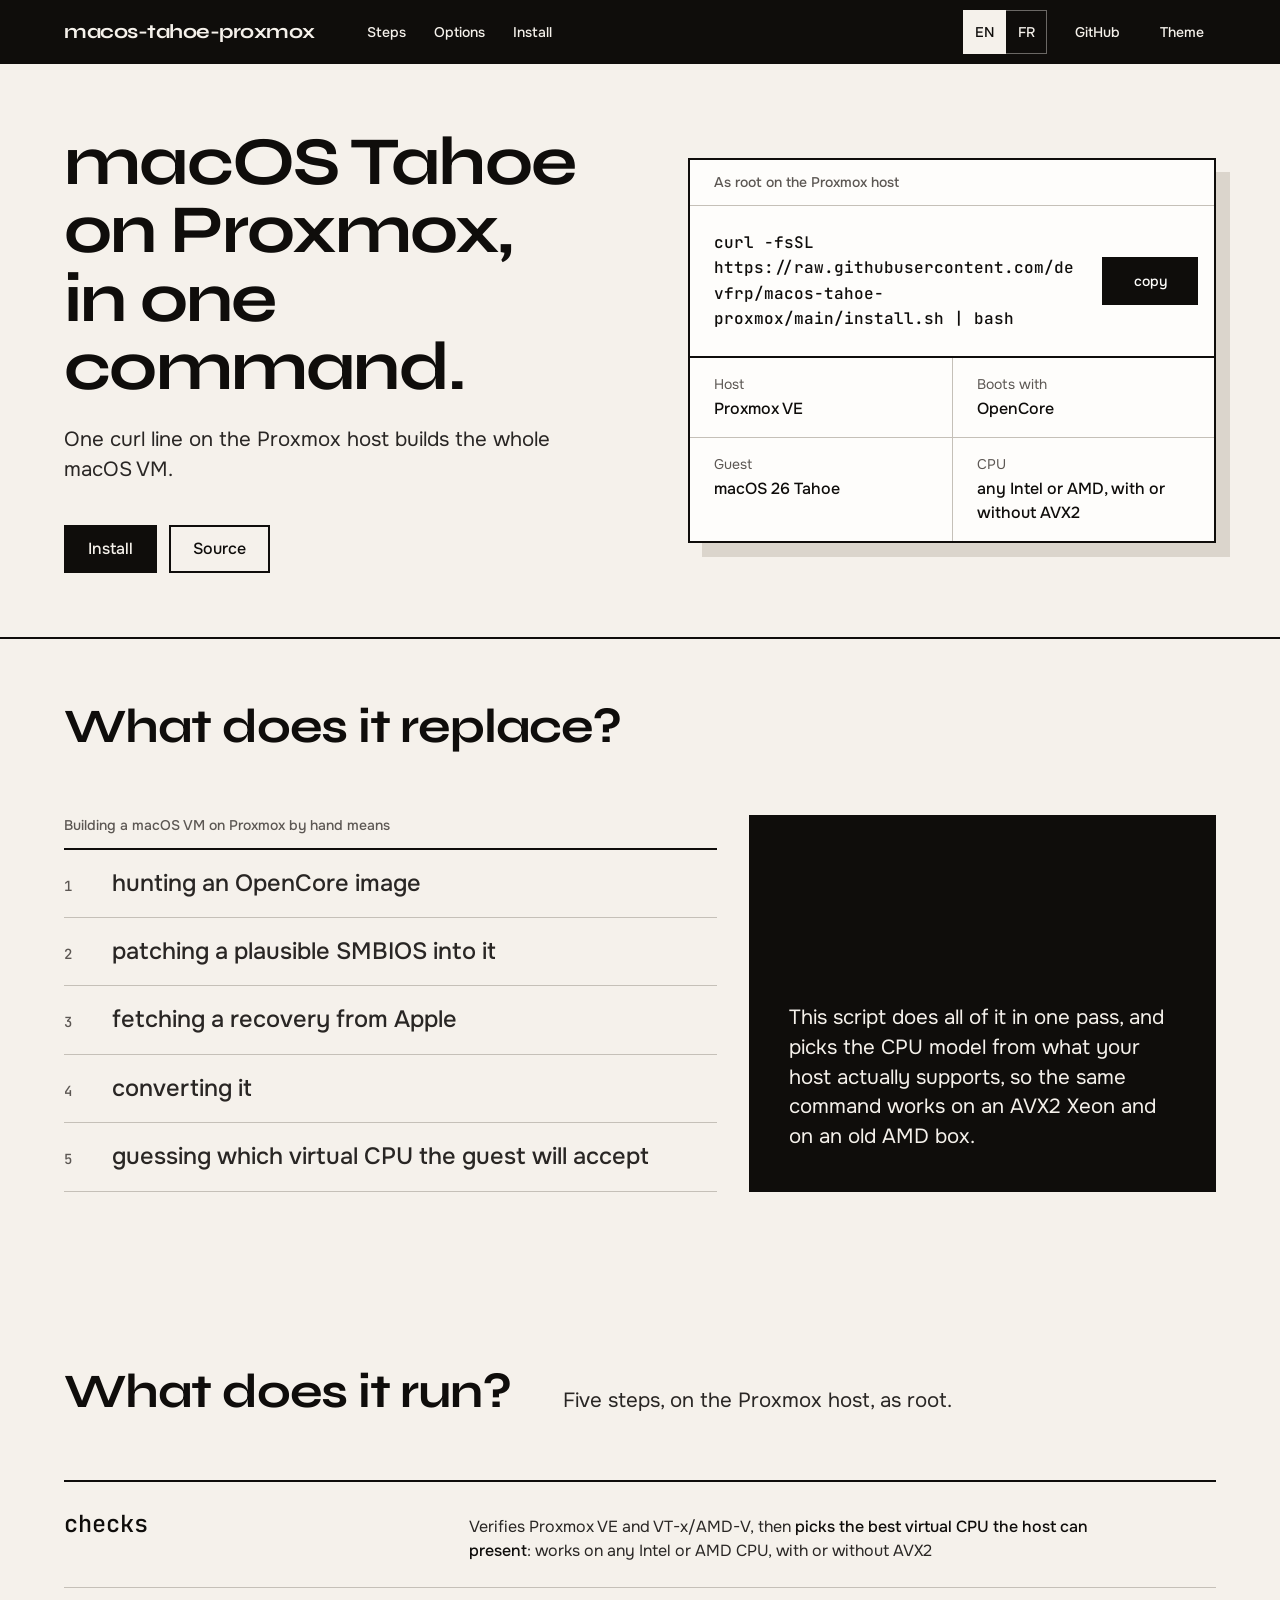
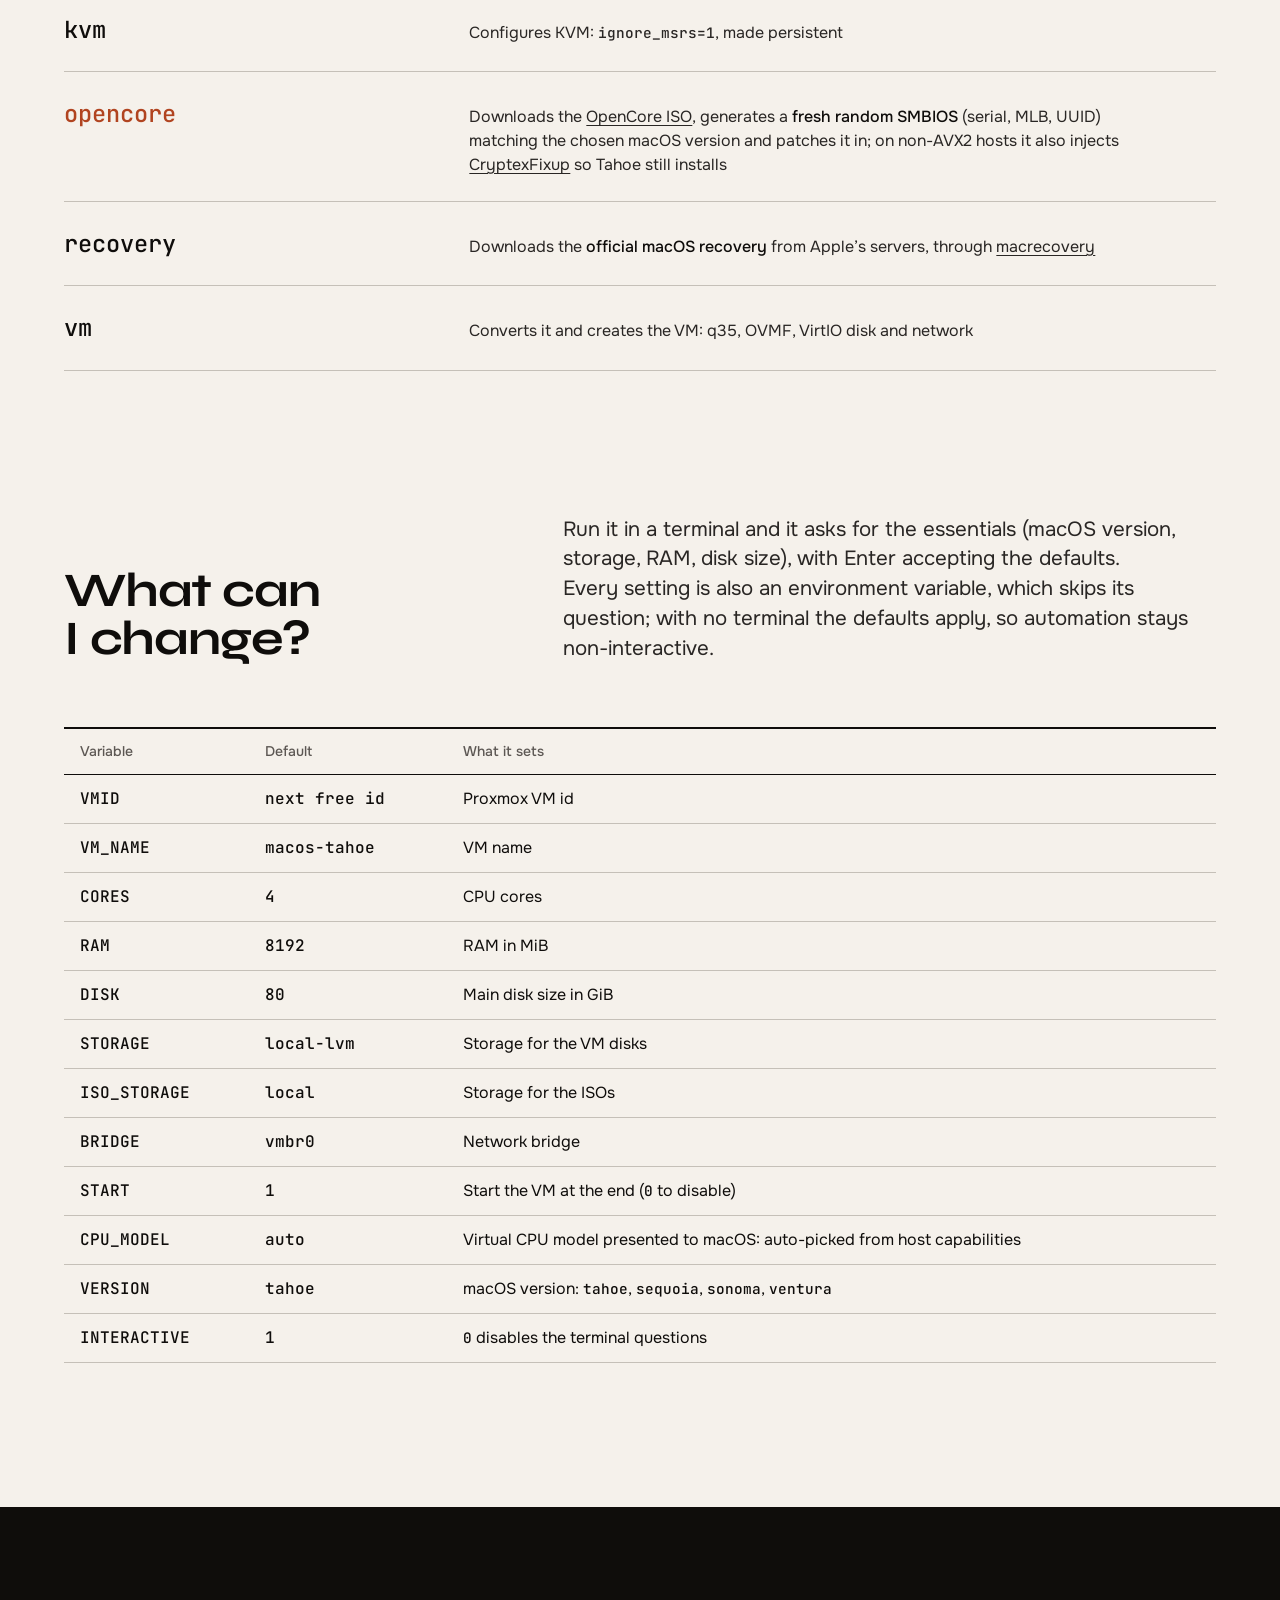
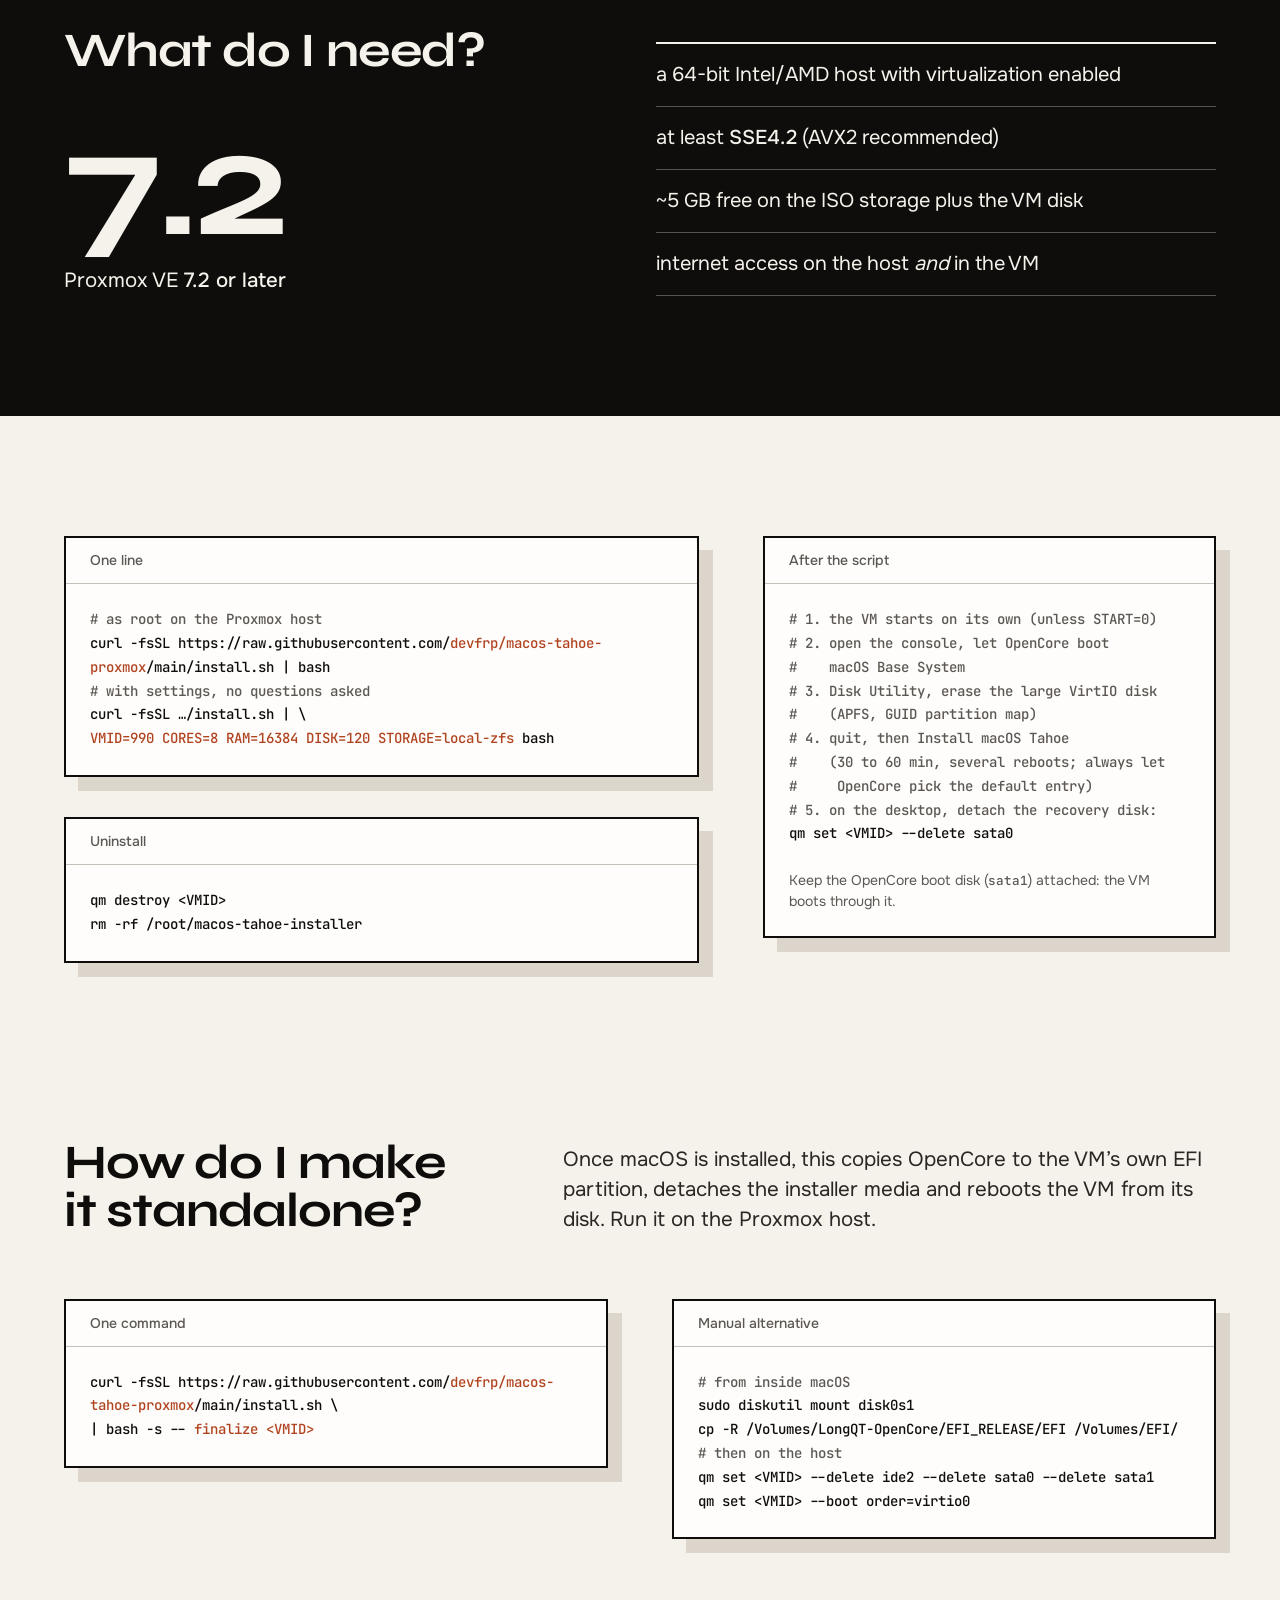
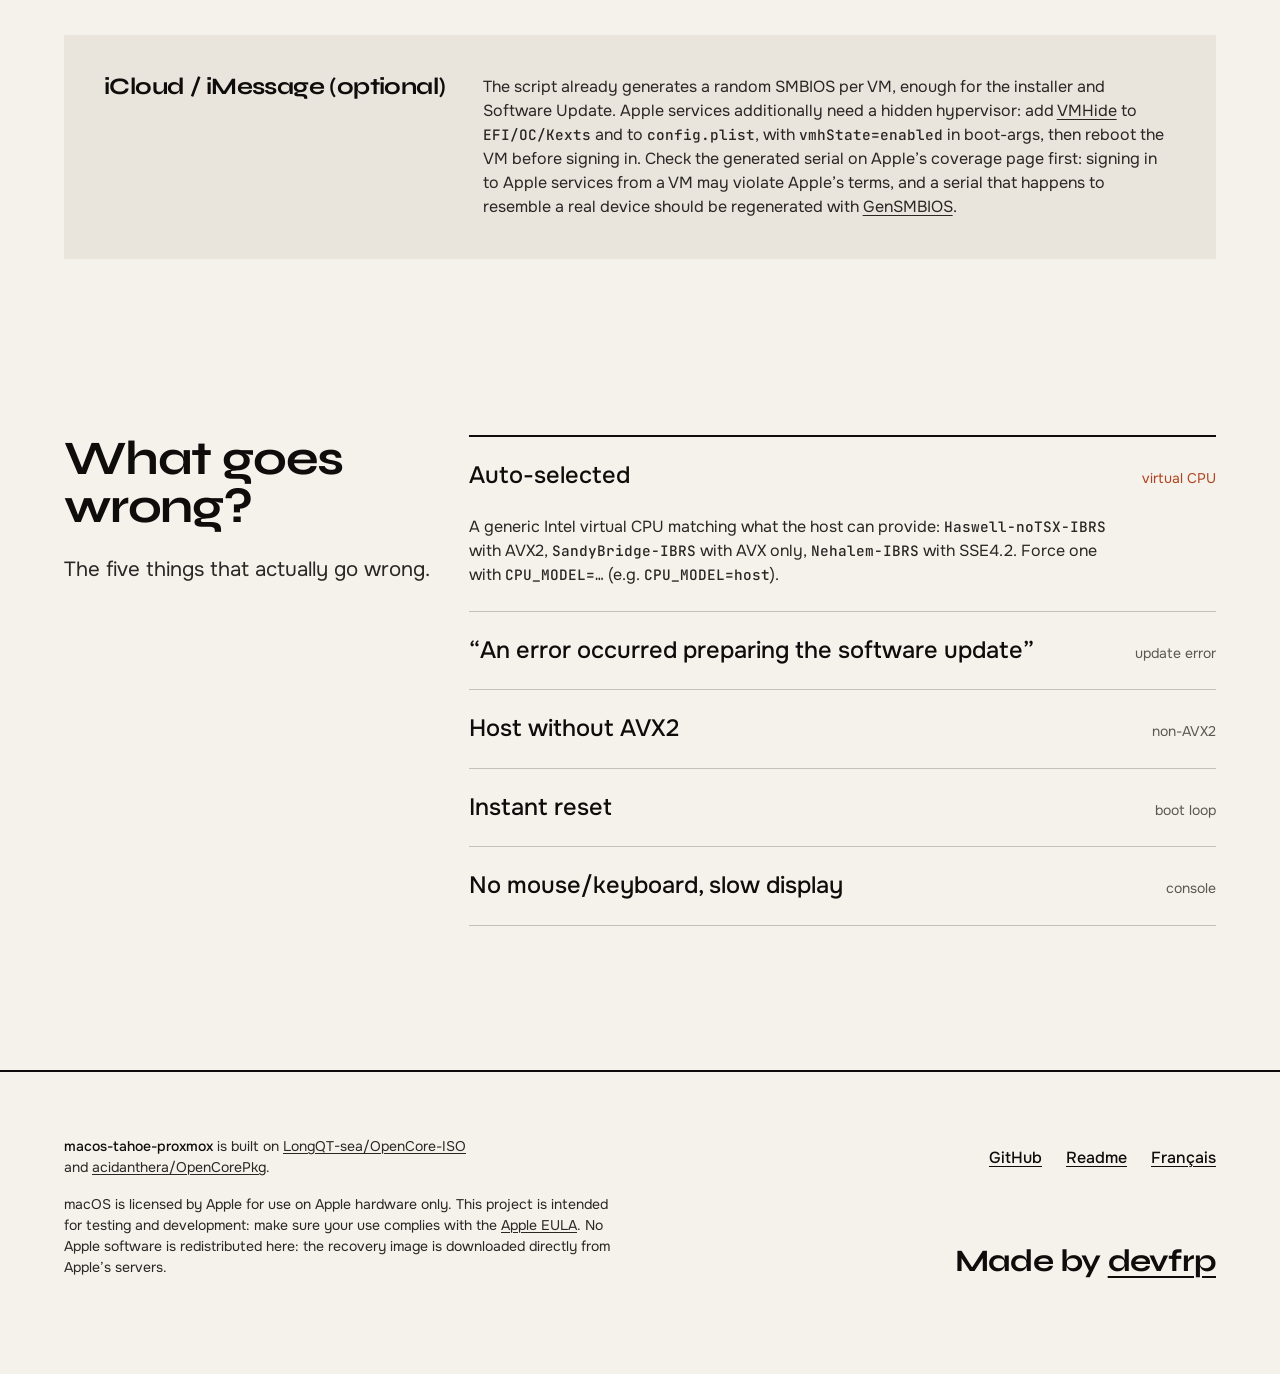
<file: site/index.html>
<!doctype html>
<html lang="en">
<head>
<meta charset="utf-8">
<meta name="viewport" content="width=device-width, initial-scale=1">
<title>macOS Tahoe on Proxmox VE, a one-command installer</title>
<meta name="description" content="Create a ready-to-install macOS Tahoe (macOS 26) virtual machine on Proxmox VE with a single command. Works on any Intel or AMD host, with or without AVX2.">
<meta name="author" content="devfrp">
<meta property="og:title" content="macOS Tahoe on Proxmox VE, in one command">
<meta property="og:description" content="OpenCore, a fresh SMBIOS, the official Apple recovery and a fully configured VM, from one curl line on the Proxmox host.">
<meta property="og:type" content="website">
<link rel="alternate" hreflang="fr" href="fr.html">
<link rel="preconnect" href="https://fonts.googleapis.com">
<link rel="preconnect" href="https://fonts.gstatic.com" crossorigin>
<link href="https://fonts.googleapis.com/css2?family=Syne:wght@700&family=Onest:wght@400;500&family=JetBrains+Mono:wght@500&display=swap" rel="stylesheet">
<link rel="stylesheet" href="style.css">
<script>try{var s=localStorage.getItem('mtp-theme');if(s==='dark'||s==='light')document.documentElement.setAttribute('data-theme',s);}catch(e){}</script>
</head>
<body>
<a class="skip" href="#top">Skip to content</a>
<header class="bar">
  <div class="container bar-inner">
    <a class="logo" href="#top" aria-label="macos-tahoe-proxmox, top of the page">macos-tahoe-proxmox</a>
    <nav class="bar-nav" aria-label="Sections">
      <a class="opt" href="#steps">Steps</a>
      <a class="opt" href="#options">Options</a>
      <a href="#install">Install</a>
    </nav>
    <div class="bar-end">
      <span class="langsel" role="group" aria-label="Language">
        <a href="index.html" class="active" aria-current="page">EN</a>
        <a href="fr.html">FR</a>
      </span>
      <a class="gh" href="https://github.com/devfrp/macos-tahoe-proxmox">GitHub</a>
      <button id="themetog" type="button" title="Toggle theme" aria-label="Toggle light/dark theme">Theme</button>
    </div>
  </div>
</header>

<main id="top">
  <section class="hero">
    <div class="container hero-grid">
      <div class="hero-text">
        <h1>macOS Tahoe on Proxmox, in one command.</h1>
        <p class="lead">One curl line on the Proxmox host builds the whole macOS VM.</p>
        <div class="cta">
          <a class="btn btn--primary" href="#install">Install</a>
          <a class="btn btn--secondary" href="https://github.com/devfrp/macos-tahoe-proxmox">Source</a>
        </div>
      </div>
      <figure class="card cmd-card">
        <figcaption>As root on the Proxmox host</figcaption>
        <div class="term">
          <code id="cmd">curl -fsSL https://raw.githubusercontent.com/devfrp/macos-tahoe-proxmox/main/install.sh | bash</code>
          <button id="cpb" type="button" onclick="cp()">copy</button>
        </div>
        <dl class="label">
          <div><dt>Host</dt><dd>Proxmox VE</dd></div>
          <div><dt>Boots with</dt><dd>OpenCore</dd></div>
          <div><dt>Guest</dt><dd>macOS 26 Tahoe</dd></div>
          <div><dt>CPU</dt><dd>any Intel or AMD, with or without AVX2</dd></div>
        </dl>
      </figure>
    </div>
  </section>

  <section class="sec" id="about">
    <div class="container">
      <h2>What does it replace?</h2>
      <div class="ba">
        <div class="ba-before">
          <p class="ba-cap">Building a macOS VM on Proxmox by hand means</p>
          <ol class="chores">
            <li>hunting an OpenCore image</li>
            <li>patching a plausible SMBIOS into it</li>
            <li>fetching a recovery from Apple</li>
            <li>converting it</li>
            <li>guessing which virtual CPU the guest will accept</li>
          </ol>
        </div>
        <div class="ba-after">
          <p>This script does all of it in one pass, and picks the CPU model from what your host actually supports, so the same command works on an AVX2 Xeon and on an old AMD box.</p>
        </div>
      </div>
    </div>
  </section>

  <section class="sec sec--l" id="steps">
    <div class="container">
      <div class="head">
        <h2>What does it run?</h2>
        <p class="lead">Five steps, on the Proxmox host, as root.</p>
      </div>
      <ol class="runs">
        <li><span class="code">checks</span><p>Verifies Proxmox VE and VT-x/AMD-V, then <b>picks the best virtual CPU the host can present</b>: works on any Intel or AMD CPU, with or without AVX2</p></li>
        <li><span class="code">kvm</span><p>Configures KVM: <code>ignore_msrs=1</code>, made persistent</p></li>
        <li class="hw"><span class="code">opencore</span><p>Downloads the <a href="https://github.com/LongQT-sea/OpenCore-ISO">OpenCore ISO</a>, generates a <b>fresh random SMBIOS</b> (serial, MLB, UUID) matching the chosen macOS version and patches it in; on non-AVX2 hosts it also injects <a href="https://github.com/acidanthera/CryptexFixup">CryptexFixup</a> so Tahoe still installs</p></li>
        <li><span class="code">recovery</span><p>Downloads the <b>official macOS recovery</b> from Apple’s servers, through <a href="https://github.com/acidanthera/OpenCorePkg">macrecovery</a></p></li>
        <li><span class="code">vm</span><p>Converts it and creates the VM: q35, OVMF, VirtIO disk and network</p></li>
      </ol>
    </div>
  </section>

  <section class="sec" id="options">
    <div class="container">
      <div class="head">
        <h2>What can I change?</h2>
        <p class="lead">Run it in a terminal and it asks for the essentials (macOS version, storage, RAM, disk size), with Enter accepting the defaults. Every setting is also an environment variable, which skips its question; with no terminal the defaults apply, so automation stays non-interactive.</p>
      </div>
      <div class="spec-wrap"><table class="spec">
        <thead><tr><th>Variable</th><th>Default</th><th>What it sets</th></tr></thead>
        <tbody>
          <tr><td class="code">VMID</td><td class="code">next free id</td><td>Proxmox VM id</td></tr>
          <tr><td class="code">VM_NAME</td><td class="code">macos-tahoe</td><td>VM name</td></tr>
          <tr><td class="code">CORES</td><td class="code">4</td><td>CPU cores</td></tr>
          <tr><td class="code">RAM</td><td class="code">8192</td><td>RAM in MiB</td></tr>
          <tr><td class="code">DISK</td><td class="code">80</td><td>Main disk size in GiB</td></tr>
          <tr><td class="code">STORAGE</td><td class="code">local-lvm</td><td>Storage for the VM disks</td></tr>
          <tr><td class="code">ISO_STORAGE</td><td class="code">local</td><td>Storage for the ISOs</td></tr>
          <tr><td class="code">BRIDGE</td><td class="code">vmbr0</td><td>Network bridge</td></tr>
          <tr><td class="code">START</td><td class="code">1</td><td>Start the VM at the end (<code>0</code> to disable)</td></tr>
          <tr><td class="code">CPU_MODEL</td><td class="code">auto</td><td>Virtual CPU model presented to macOS: auto-picked from host capabilities</td></tr>
          <tr><td class="code">VERSION</td><td class="code">tahoe</td><td>macOS version: <code>tahoe</code>, <code>sequoia</code>, <code>sonoma</code>, <code>ventura</code></td></tr>
          <tr><td class="code">INTERACTIVE</td><td class="code">1</td><td><code>0</code> disables the terminal questions</td></tr>
        </tbody>
      </table></div>
    </div>
  </section>

  <section class="band" id="install">
    <div class="container band-grid">
      <div>
        <h2>What do I need?</h2>
        <p class="big"><span class="big-num">7.2</span><span class="big-cap">Proxmox VE <b>7.2 or later</b></span></p>
      </div>
      <ul class="needs">
        <li>a 64-bit Intel/AMD host with virtualization enabled</li>
        <li>at least <b>SSE4.2</b> (AVX2 recommended)</li>
        <li>~5&nbsp;GB free on the ISO storage plus the VM disk</li>
        <li>internet access on the host <em>and</em> in the VM</li>
      </ul>
    </div>
  </section>

  <section class="sec sec--tight" aria-label="Install commands">
    <div class="container cards">
      <div class="cards-col">
        <figure class="card code-card">
          <figcaption>One line</figcaption>
<pre><span class="c"># as root on the Proxmox host</span>
curl -fsSL https://raw.githubusercontent.com/<span class="f">devfrp/macos-tahoe-proxmox</span>/main/install.sh | bash
<span class="c"># with settings, no questions asked</span>
curl -fsSL …/install.sh | \
<span class="f">VMID=990 CORES=8 RAM=16384 DISK=120 STORAGE=local-zfs</span> bash</pre>
        </figure>
        <figure class="card code-card">
          <figcaption>Uninstall</figcaption>
<pre>qm destroy &lt;VMID&gt;
rm -rf /root/macos-tahoe-installer</pre>
        </figure>
      </div>
      <figure class="card code-card">
        <figcaption>After the script</figcaption>
<pre><span class="c"># 1. the VM starts on its own (unless START=0)</span>
<span class="c"># 2. open the console, let OpenCore boot</span>
<span class="c">#    macOS Base System</span>
<span class="c"># 3. Disk Utility, erase the large VirtIO disk</span>
<span class="c">#    (APFS, GUID partition map)</span>
<span class="c"># 4. quit, then Install macOS Tahoe</span>
<span class="c">#    (30 to 60 min, several reboots; always let</span>
<span class="c">#     OpenCore pick the default entry)</span>
<span class="c"># 5. on the desktop, detach the recovery disk:</span>
qm set &lt;VMID&gt; --delete sata0</pre>
        <p class="note">Keep the OpenCore boot disk (<code>sata1</code>) attached: the VM boots through it.</p>
      </figure>
    </div>
  </section>

  <section class="sec sec--l" id="standalone">
    <div class="container">
      <div class="head">
        <h2>How do I make it standalone?</h2>
        <p class="lead">Once macOS is installed, this copies OpenCore to the VM’s own EFI partition, detaches the installer media and reboots the VM from its disk. Run it on the Proxmox host.</p>
      </div>
      <div class="cards cards--even">
        <figure class="card code-card">
          <figcaption>One command</figcaption>
<pre>curl -fsSL https://raw.githubusercontent.com/<span class="f">devfrp/macos-tahoe-proxmox</span>/main/install.sh \
| bash -s -- <span class="f">finalize &lt;VMID&gt;</span></pre>
        </figure>
        <figure class="card code-card">
          <figcaption>Manual alternative</figcaption>
<pre><span class="c"># from inside macOS</span>
sudo diskutil mount disk0s1
cp -R /Volumes/LongQT-OpenCore/EFI_RELEASE/EFI /Volumes/EFI/
<span class="c"># then on the host</span>
qm set &lt;VMID&gt; --delete ide2 --delete sata0 --delete sata1
qm set &lt;VMID&gt; --boot order=virtio0</pre>
        </figure>
      </div>
      <div class="aside">
        <h3>iCloud / iMessage (optional)</h3>
        <p>The script already generates a random SMBIOS per VM, enough for the installer and Software Update. Apple services additionally need a hidden hypervisor: add <a href="https://github.com/Carnations-Botanica/VMHide">VMHide</a> to <code>EFI/OC/Kexts</code> and to <code>config.plist</code>, with <code>vmhState=enabled</code> in boot-args, then reboot the VM before signing in. Check the generated serial on Apple’s coverage page first: signing in to Apple services from a VM may violate Apple’s terms, and a serial that happens to resemble a real device should be regenerated with <a href="https://github.com/corpnewt/GenSMBIOS">GenSMBIOS</a>.</p>
      </div>
    </div>
  </section>

  <section class="sec sec--l" id="trouble">
    <div class="container trouble">
      <div class="head head--side">
        <h2>What goes wrong?</h2>
        <p class="lead">The five things that actually go wrong.</p>
      </div>
      <div class="faq">
        <details open>
          <summary><span class="q">Auto-selected</span><span class="tag">virtual CPU</span></summary>
          <p>A generic Intel virtual CPU matching what the host can provide: <code>Haswell-noTSX-IBRS</code> with AVX2, <code>SandyBridge-IBRS</code> with AVX only, <code>Nehalem-IBRS</code> with SSE4.2. Force one with <code>CPU_MODEL=…</code> (e.g. <code>CPU_MODEL=host</code>).</p>
        </details>
        <details>
          <summary><span class="q">“An error occurred preparing the software update”</span><span class="tag">update error</span></summary>
          <p>The stock OpenCore ISO ships a placeholder SMBIOS (<code>iMac19,1</code>, all-zero serial) that Apple’s installer rejects. The script now always generates a real one; delete the cached <code>/root/macos-tahoe-installer/opencore-boot-&lt;version&gt;.img</code> and re-run to regenerate it if you built the VM before this fix.</p>
        </details>
        <details>
          <summary><span class="q">Host without AVX2</span><span class="tag">non-AVX2</span></summary>
          <p>The VM boots through a small OpenCore boot disk (<code>sata1</code>) carrying CryptexFixup: no ISO rebuild involved, and <code>finalize</code> folds it into the VM’s own EFI partition. Delta updates are not available; update via full installers.</p>
        </details>
        <details>
          <summary><span class="q">Instant reset</span><span class="tag">boot loop</span></summary>
          <p>Check that <code>cat /sys/module/kvm/parameters/ignore_msrs</code> returns <code>Y</code>; reboot the host after the first install if needed.</p>
        </details>
        <details>
          <summary><span class="q">No mouse/keyboard, slow display</span><span class="tag">console</span></summary>
          <p>Use the noVNC console; USB passthrough can be added afterwards. A slow display is normal: the VM has no GPU acceleration. GPU passthrough is possible but out of scope here.</p>
        </details>
      </div>
    </div>
  </section>
</main>

<footer class="foot">
  <div class="container foot-grid">
    <div class="disc">
      <p><b>macos-tahoe-proxmox</b> is built on <a href="https://github.com/LongQT-sea/OpenCore-ISO">LongQT-sea/OpenCore-ISO</a> and <a href="https://github.com/acidanthera/OpenCorePkg">acidanthera/OpenCorePkg</a>.</p>
      <p>macOS is licensed by Apple for use on Apple hardware only. This project is intended for testing and development: make sure your use complies with the <a href="https://www.apple.com/legal/sla/">Apple EULA</a>. No Apple software is redistributed here: the recovery image is downloaded directly from Apple’s servers.</p>
    </div>
    <div class="signoff">
      <ul class="links">
        <li><a href="https://github.com/devfrp/macos-tahoe-proxmox">GitHub</a></li>
        <li><a href="https://github.com/devfrp/macos-tahoe-proxmox/blob/main/README.md">Readme</a></li>
        <li><a href="fr.html">Français</a></li>
      </ul>
      <p class="sign">Made by <a href="https://devfrp.github.io">devfrp</a></p>
    </div>
  </div>
</footer>

<script>
(function(){
  // theme (persisted)
  var root=document.documentElement, tog=document.getElementById('themetog');
  function cur(){var t=root.getAttribute('data-theme');
    if(t) return t;
    return matchMedia('(prefers-color-scheme:dark)').matches?'dark':'light';}
  tog.addEventListener('click',function(){
    var n=cur()==='dark'?'light':'dark';
    root.setAttribute('data-theme',n);
    try{localStorage.setItem('mtp-theme',n);}catch(e){}
  });
  // copy
  window.cp=function(){var b=document.getElementById('cpb');
    navigator.clipboard.writeText(document.getElementById('cmd').textContent).then(function(){
      b.textContent='copied'; setTimeout(function(){b.textContent='copy';},1500);});};
})();
</script>
</body>
</html>
</file>
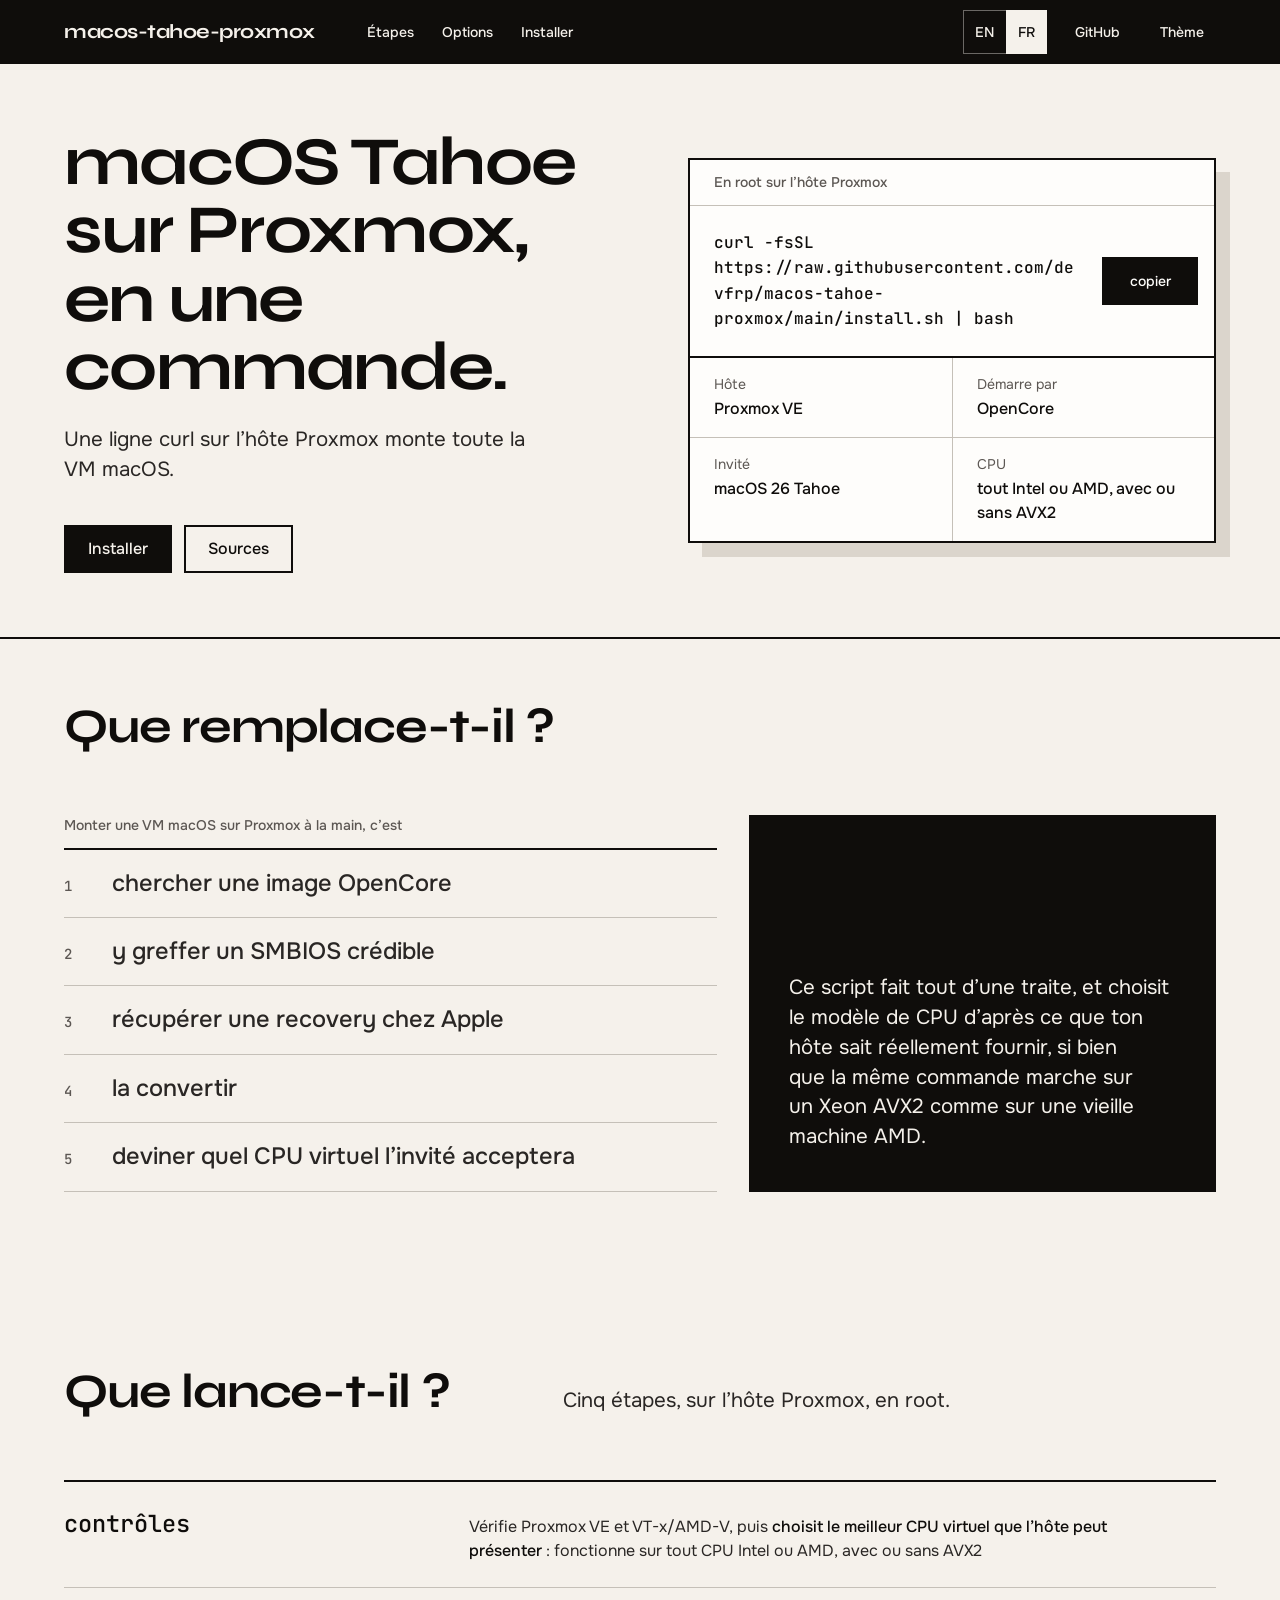
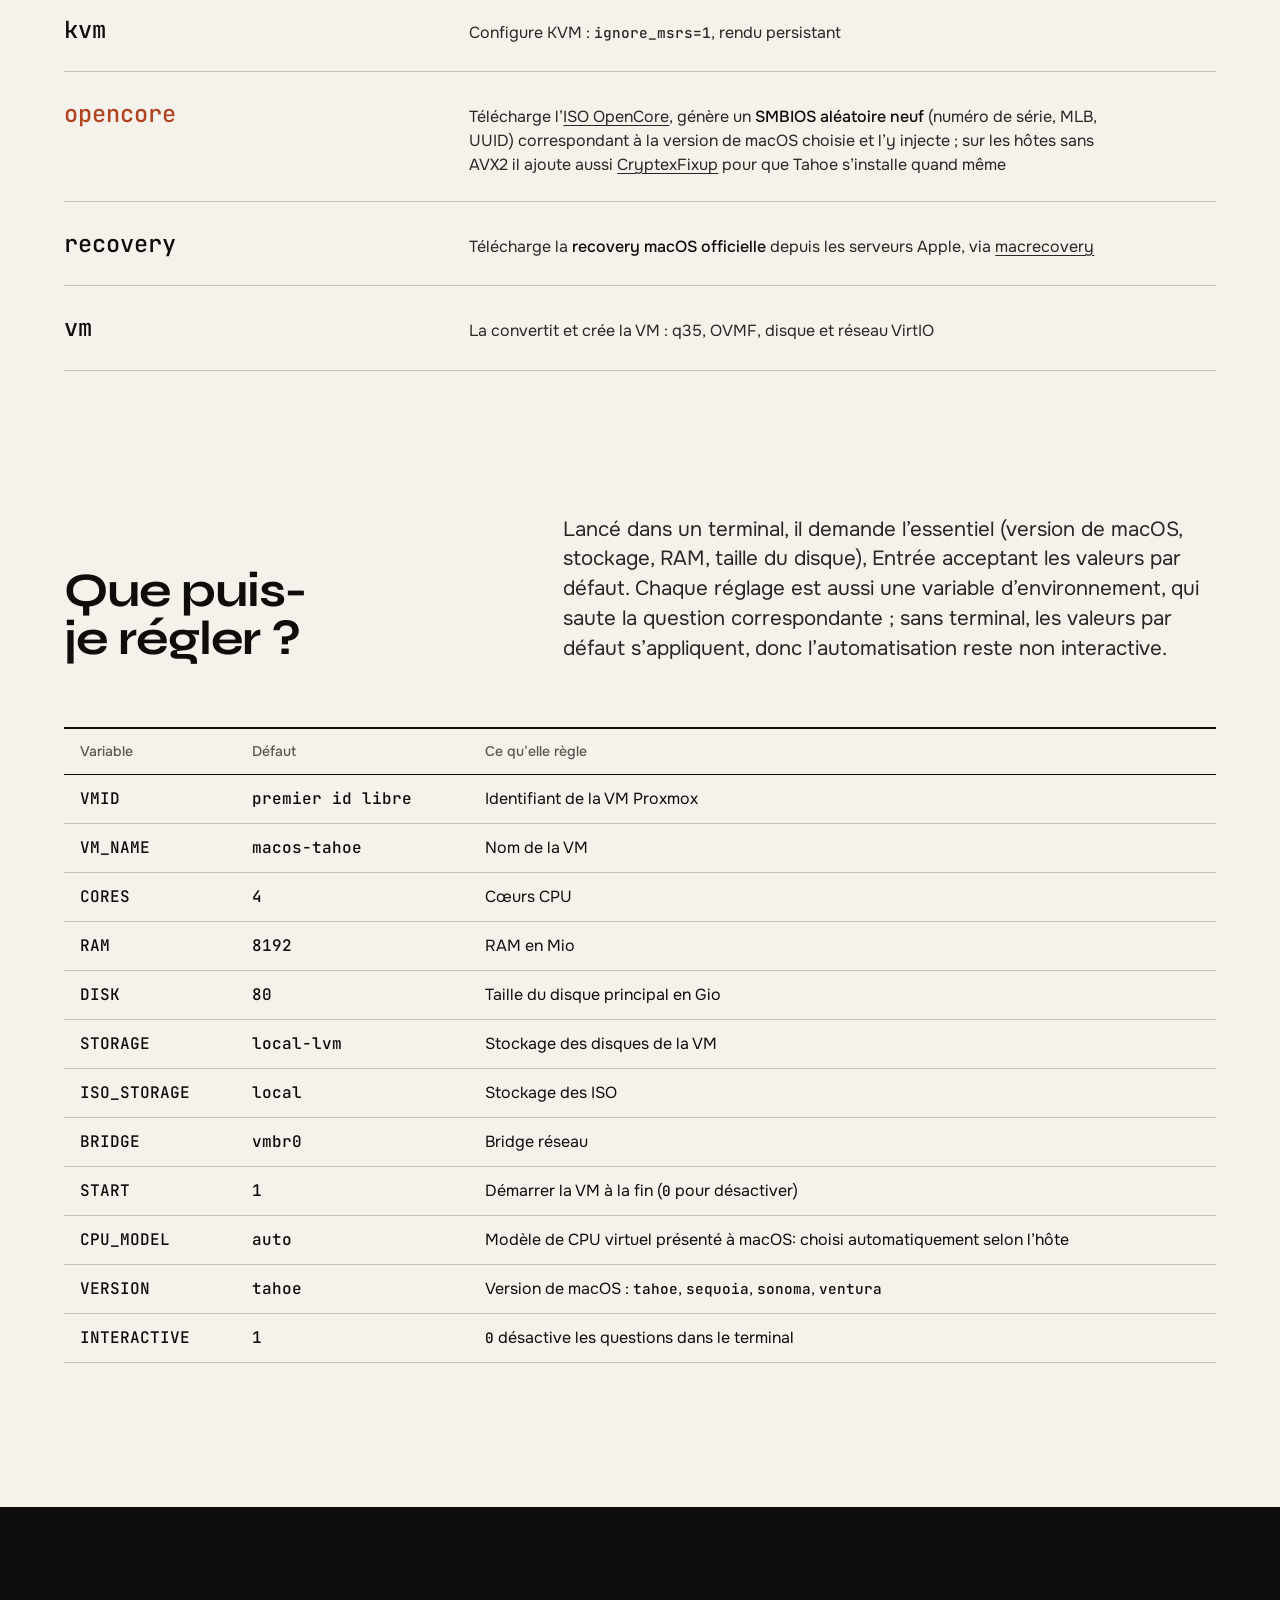
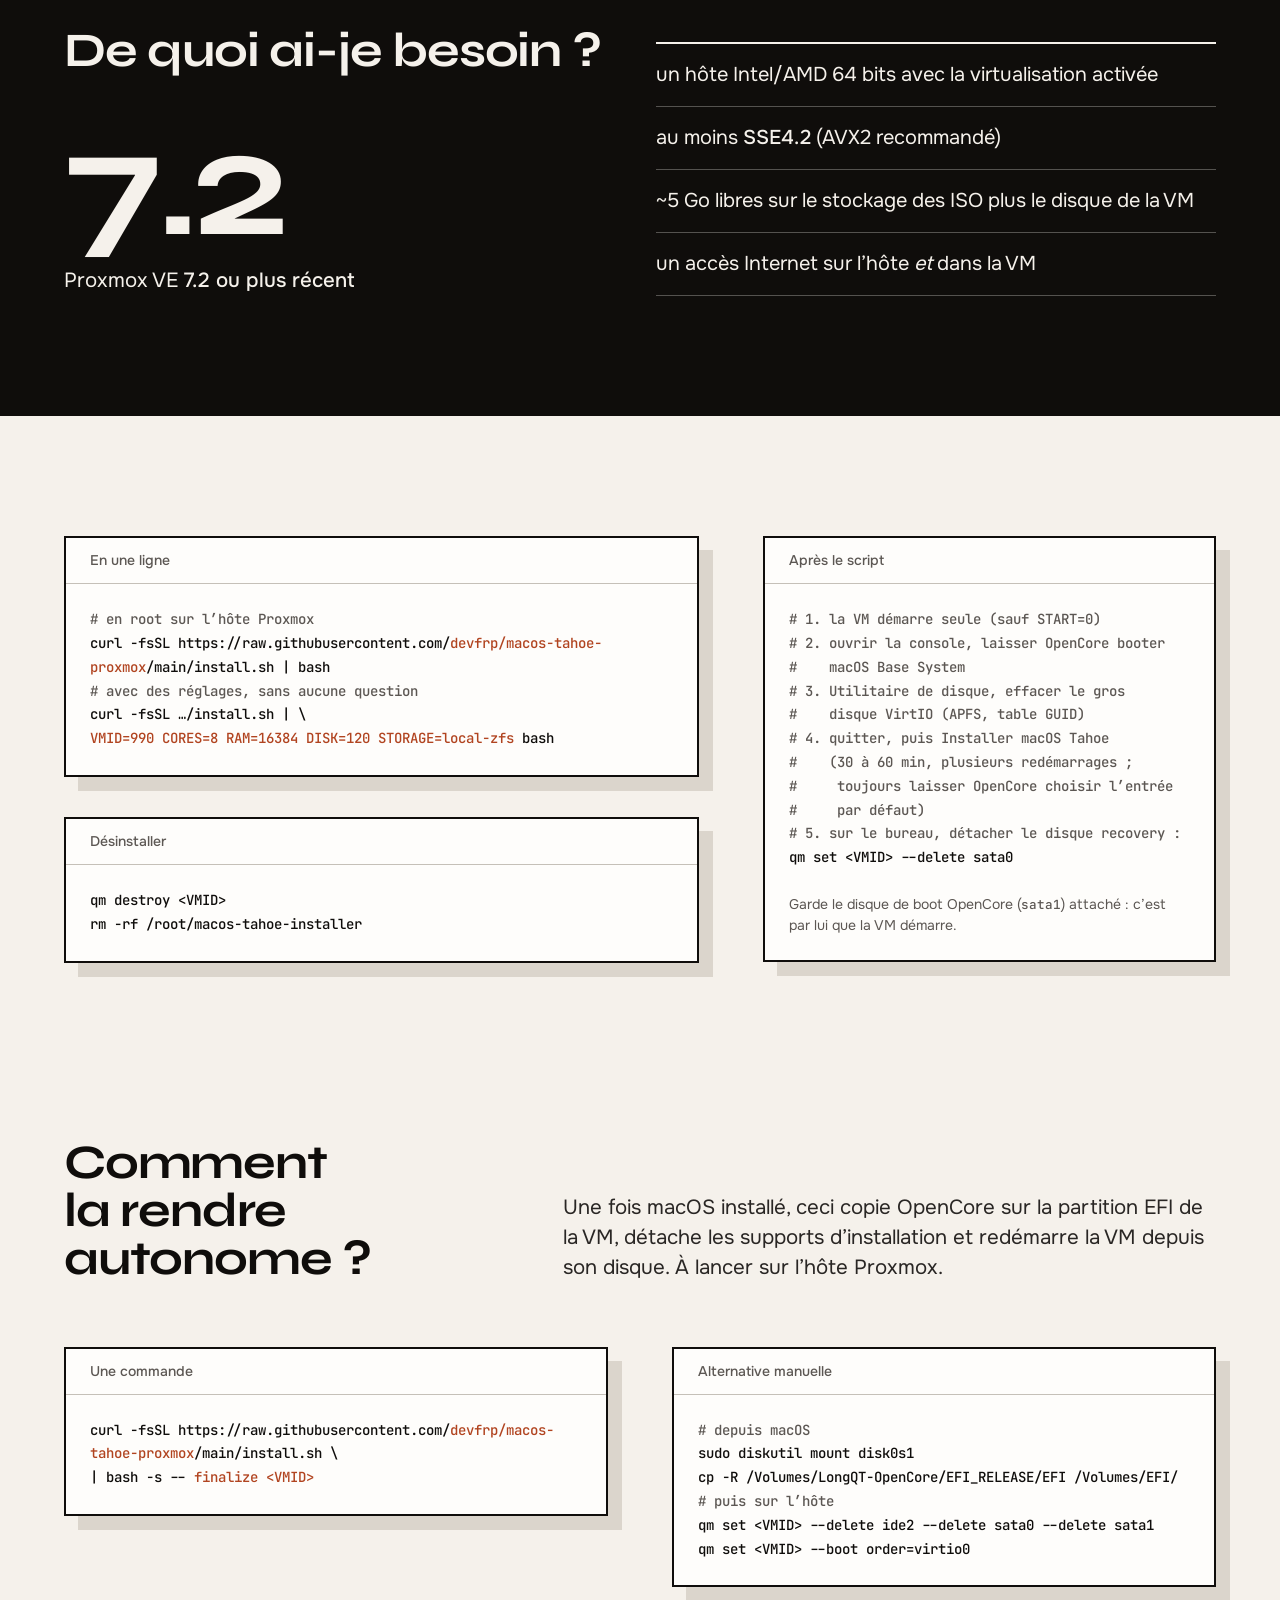
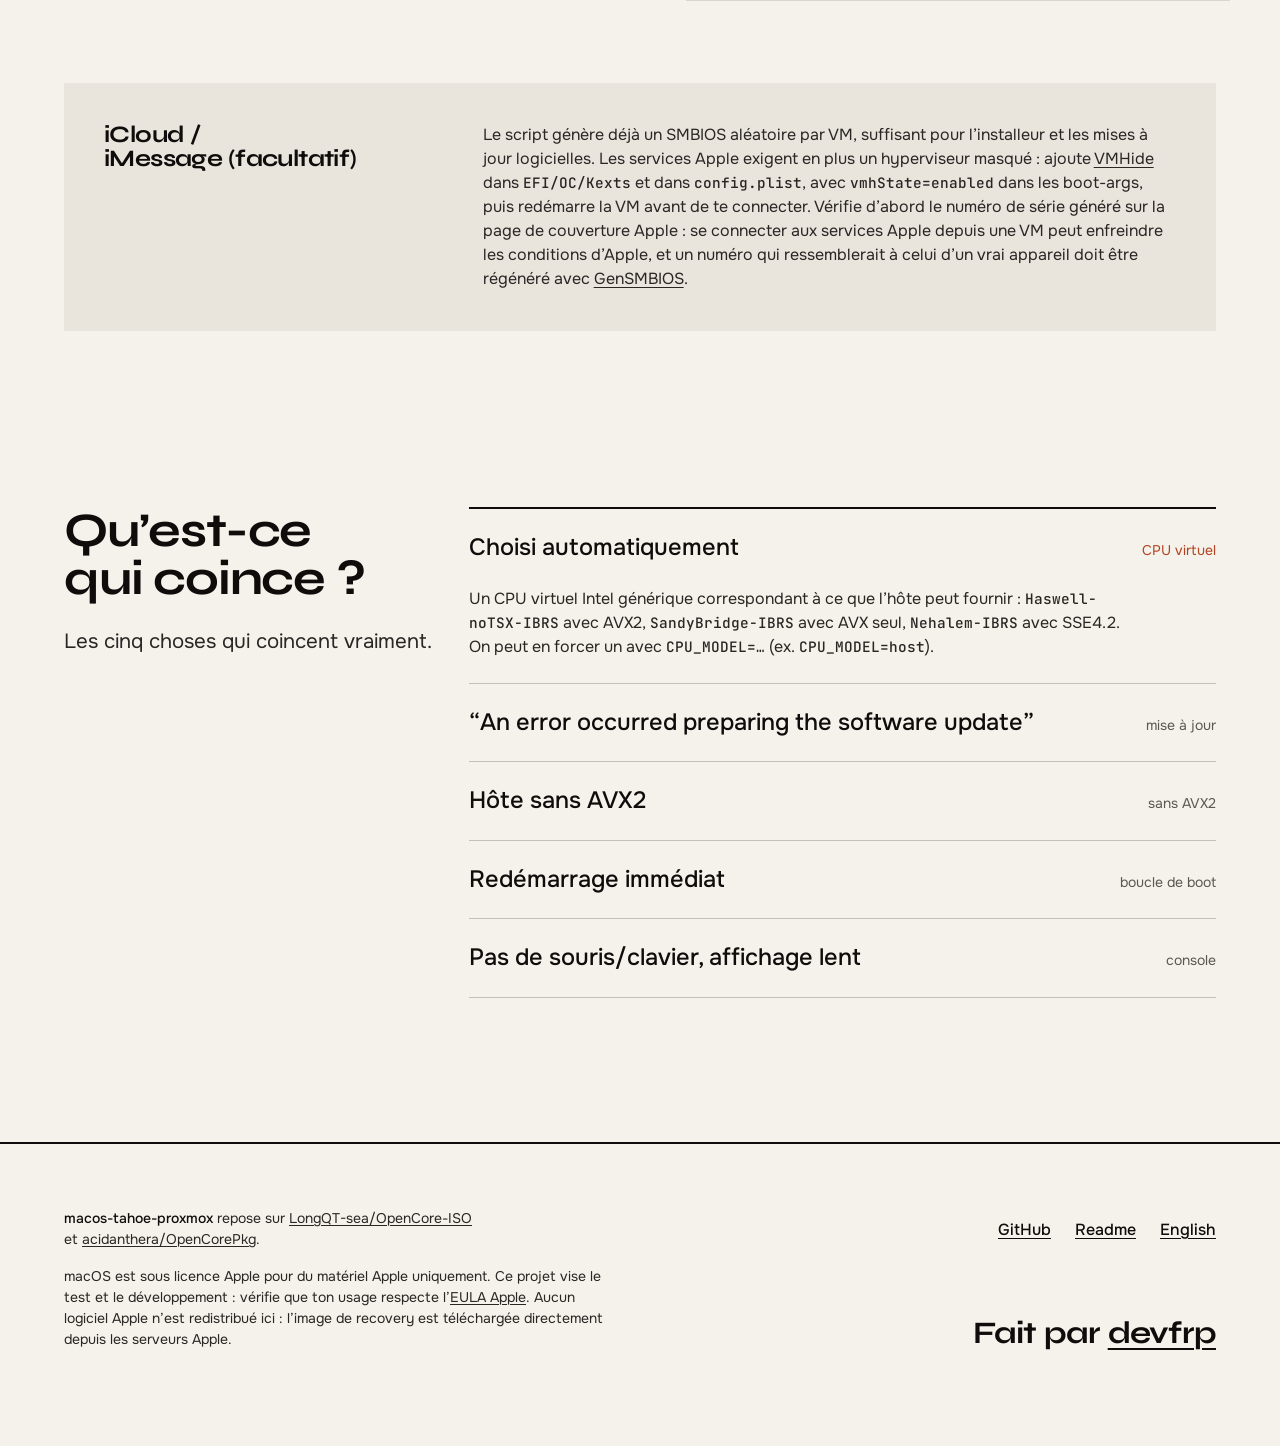
<file: site/fr.html>
<!doctype html>
<html lang="fr">
<head>
<meta charset="utf-8">
<meta name="viewport" content="width=device-width, initial-scale=1">
<title>macOS Tahoe sur Proxmox VE, installeur en une commande</title>
<meta name="description" content="Créez une machine virtuelle macOS Tahoe (macOS 26) prête à installer sur Proxmox VE en une seule commande. Fonctionne sur tout hôte Intel ou AMD, avec ou sans AVX2.">
<meta name="author" content="devfrp">
<meta property="og:title" content="macOS Tahoe sur Proxmox VE, en une commande">
<meta property="og:description" content="OpenCore, un SMBIOS neuf, la recovery officielle Apple et une VM entièrement configurée, depuis une ligne curl sur l’hôte Proxmox.">
<meta property="og:type" content="website">
<link rel="alternate" hreflang="en" href="index.html">
<link rel="preconnect" href="https://fonts.googleapis.com">
<link rel="preconnect" href="https://fonts.gstatic.com" crossorigin>
<link href="https://fonts.googleapis.com/css2?family=Syne:wght@700&family=Onest:wght@400;500&family=JetBrains+Mono:wght@500&display=swap" rel="stylesheet">
<link rel="stylesheet" href="style.css">
<script>try{var s=localStorage.getItem('mtp-theme');if(s==='dark'||s==='light')document.documentElement.setAttribute('data-theme',s);}catch(e){}</script>
</head>
<body>
<a class="skip" href="#top">Aller au contenu</a>
<header class="bar">
  <div class="container bar-inner">
    <a class="logo" href="#top" aria-label="macos-tahoe-proxmox, haut de la page">macos-tahoe-proxmox</a>
    <nav class="bar-nav" aria-label="Sections">
      <a class="opt" href="#steps">Étapes</a>
      <a class="opt" href="#options">Options</a>
      <a href="#install">Installer</a>
    </nav>
    <div class="bar-end">
      <span class="langsel" role="group" aria-label="Langue">
        <a href="index.html">EN</a>
        <a href="fr.html" class="active" aria-current="page">FR</a>
      </span>
      <a class="gh" href="https://github.com/devfrp/macos-tahoe-proxmox">GitHub</a>
      <button id="themetog" type="button" title="Changer de thème" aria-label="Basculer thème clair/sombre">Thème</button>
    </div>
  </div>
</header>

<main id="top">
  <section class="hero">
    <div class="container hero-grid">
      <div class="hero-text">
        <h1>macOS Tahoe sur Proxmox, en une commande.</h1>
        <p class="lead">Une ligne curl sur l’hôte Proxmox monte toute la VM macOS.</p>
        <div class="cta">
          <a class="btn btn--primary" href="#install">Installer</a>
          <a class="btn btn--secondary" href="https://github.com/devfrp/macos-tahoe-proxmox">Sources</a>
        </div>
      </div>
      <figure class="card cmd-card">
        <figcaption>En root sur l’hôte Proxmox</figcaption>
        <div class="term">
          <code id="cmd">curl -fsSL https://raw.githubusercontent.com/devfrp/macos-tahoe-proxmox/main/install.sh | bash</code>
          <button id="cpb" type="button" onclick="cp()">copier</button>
        </div>
        <dl class="label">
          <div><dt>Hôte</dt><dd>Proxmox VE</dd></div>
          <div><dt>Démarre par</dt><dd>OpenCore</dd></div>
          <div><dt>Invité</dt><dd>macOS 26 Tahoe</dd></div>
          <div><dt>CPU</dt><dd>tout Intel ou AMD, avec ou sans AVX2</dd></div>
        </dl>
      </figure>
    </div>
  </section>

  <section class="sec" id="about">
    <div class="container">
      <h2>Que remplace-t-il ?</h2>
      <div class="ba">
        <div class="ba-before">
          <p class="ba-cap">Monter une VM macOS sur Proxmox à la main, c’est</p>
          <ol class="chores">
            <li>chercher une image OpenCore</li>
            <li>y greffer un SMBIOS crédible</li>
            <li>récupérer une recovery chez Apple</li>
            <li>la convertir</li>
            <li>deviner quel CPU virtuel l’invité acceptera</li>
          </ol>
        </div>
        <div class="ba-after">
          <p>Ce script fait tout d’une traite, et choisit le modèle de CPU d’après ce que ton hôte sait réellement fournir, si bien que la même commande marche sur un Xeon AVX2 comme sur une vieille machine AMD.</p>
        </div>
      </div>
    </div>
  </section>

  <section class="sec sec--l" id="steps">
    <div class="container">
      <div class="head">
        <h2>Que lance-t-il ?</h2>
        <p class="lead">Cinq étapes, sur l’hôte Proxmox, en root.</p>
      </div>
      <ol class="runs">
        <li><span class="code">contrôles</span><p>Vérifie Proxmox VE et VT-x/AMD-V, puis <b>choisit le meilleur CPU virtuel que l’hôte peut présenter</b> : fonctionne sur tout CPU Intel ou AMD, avec ou sans AVX2</p></li>
        <li><span class="code">kvm</span><p>Configure KVM : <code>ignore_msrs=1</code>, rendu persistant</p></li>
        <li class="hw"><span class="code">opencore</span><p>Télécharge l’<a href="https://github.com/LongQT-sea/OpenCore-ISO">ISO OpenCore</a>, génère un <b>SMBIOS aléatoire neuf</b> (numéro de série, MLB, UUID) correspondant à la version de macOS choisie et l’y injecte ; sur les hôtes sans AVX2 il ajoute aussi <a href="https://github.com/acidanthera/CryptexFixup">CryptexFixup</a> pour que Tahoe s’installe quand même</p></li>
        <li><span class="code">recovery</span><p>Télécharge la <b>recovery macOS officielle</b> depuis les serveurs Apple, via <a href="https://github.com/acidanthera/OpenCorePkg">macrecovery</a></p></li>
        <li><span class="code">vm</span><p>La convertit et crée la VM : q35, OVMF, disque et réseau VirtIO</p></li>
      </ol>
    </div>
  </section>

  <section class="sec" id="options">
    <div class="container">
      <div class="head">
        <h2>Que puis-je régler ?</h2>
        <p class="lead">Lancé dans un terminal, il demande l’essentiel (version de macOS, stockage, RAM, taille du disque), Entrée acceptant les valeurs par défaut. Chaque réglage est aussi une variable d’environnement, qui saute la question correspondante ; sans terminal, les valeurs par défaut s’appliquent, donc l’automatisation reste non interactive.</p>
      </div>
      <div class="spec-wrap"><table class="spec">
        <thead><tr><th>Variable</th><th>Défaut</th><th>Ce qu’elle règle</th></tr></thead>
        <tbody>
          <tr><td class="code">VMID</td><td class="code">premier id libre</td><td>Identifiant de la VM Proxmox</td></tr>
          <tr><td class="code">VM_NAME</td><td class="code">macos-tahoe</td><td>Nom de la VM</td></tr>
          <tr><td class="code">CORES</td><td class="code">4</td><td>Cœurs CPU</td></tr>
          <tr><td class="code">RAM</td><td class="code">8192</td><td>RAM en Mio</td></tr>
          <tr><td class="code">DISK</td><td class="code">80</td><td>Taille du disque principal en Gio</td></tr>
          <tr><td class="code">STORAGE</td><td class="code">local-lvm</td><td>Stockage des disques de la VM</td></tr>
          <tr><td class="code">ISO_STORAGE</td><td class="code">local</td><td>Stockage des ISO</td></tr>
          <tr><td class="code">BRIDGE</td><td class="code">vmbr0</td><td>Bridge réseau</td></tr>
          <tr><td class="code">START</td><td class="code">1</td><td>Démarrer la VM à la fin (<code>0</code> pour désactiver)</td></tr>
          <tr><td class="code">CPU_MODEL</td><td class="code">auto</td><td>Modèle de CPU virtuel présenté à macOS: choisi automatiquement selon l’hôte</td></tr>
          <tr><td class="code">VERSION</td><td class="code">tahoe</td><td>Version de macOS : <code>tahoe</code>, <code>sequoia</code>, <code>sonoma</code>, <code>ventura</code></td></tr>
          <tr><td class="code">INTERACTIVE</td><td class="code">1</td><td><code>0</code> désactive les questions dans le terminal</td></tr>
        </tbody>
      </table></div>
    </div>
  </section>

  <section class="band" id="install">
    <div class="container band-grid">
      <div>
        <h2>De quoi ai-je besoin ?</h2>
        <p class="big"><span class="big-num">7.2</span><span class="big-cap">Proxmox VE <b>7.2 ou plus récent</b></span></p>
      </div>
      <ul class="needs">
        <li>un hôte Intel/AMD 64 bits avec la virtualisation activée</li>
        <li>au moins <b>SSE4.2</b> (AVX2 recommandé)</li>
        <li>~5&nbsp;Go libres sur le stockage des ISO plus le disque de la VM</li>
        <li>un accès Internet sur l’hôte <em>et</em> dans la VM</li>
      </ul>
    </div>
  </section>

  <section class="sec sec--tight" aria-label="Commandes d’installation">
    <div class="container cards">
      <div class="cards-col">
        <figure class="card code-card">
          <figcaption>En une ligne</figcaption>
<pre><span class="c"># en root sur l’hôte Proxmox</span>
curl -fsSL https://raw.githubusercontent.com/<span class="f">devfrp/macos-tahoe-proxmox</span>/main/install.sh | bash
<span class="c"># avec des réglages, sans aucune question</span>
curl -fsSL …/install.sh | \
<span class="f">VMID=990 CORES=8 RAM=16384 DISK=120 STORAGE=local-zfs</span> bash</pre>
        </figure>
        <figure class="card code-card">
          <figcaption>Désinstaller</figcaption>
<pre>qm destroy &lt;VMID&gt;
rm -rf /root/macos-tahoe-installer</pre>
        </figure>
      </div>
      <figure class="card code-card">
        <figcaption>Après le script</figcaption>
<pre><span class="c"># 1. la VM démarre seule (sauf START=0)</span>
<span class="c"># 2. ouvrir la console, laisser OpenCore booter</span>
<span class="c">#    macOS Base System</span>
<span class="c"># 3. Utilitaire de disque, effacer le gros</span>
<span class="c">#    disque VirtIO (APFS, table GUID)</span>
<span class="c"># 4. quitter, puis Installer macOS Tahoe</span>
<span class="c">#    (30 à 60 min, plusieurs redémarrages ;</span>
<span class="c">#     toujours laisser OpenCore choisir l’entrée</span>
<span class="c">#     par défaut)</span>
<span class="c"># 5. sur le bureau, détacher le disque recovery :</span>
qm set &lt;VMID&gt; --delete sata0</pre>
        <p class="note">Garde le disque de boot OpenCore (<code>sata1</code>) attaché : c’est par lui que la VM démarre.</p>
      </figure>
    </div>
  </section>

  <section class="sec sec--l" id="standalone">
    <div class="container">
      <div class="head">
        <h2>Comment la rendre autonome ?</h2>
        <p class="lead">Une fois macOS installé, ceci copie OpenCore sur la partition EFI de la VM, détache les supports d’installation et redémarre la VM depuis son disque. À lancer sur l’hôte Proxmox.</p>
      </div>
      <div class="cards cards--even">
        <figure class="card code-card">
          <figcaption>Une commande</figcaption>
<pre>curl -fsSL https://raw.githubusercontent.com/<span class="f">devfrp/macos-tahoe-proxmox</span>/main/install.sh \
| bash -s -- <span class="f">finalize &lt;VMID&gt;</span></pre>
        </figure>
        <figure class="card code-card">
          <figcaption>Alternative manuelle</figcaption>
<pre><span class="c"># depuis macOS</span>
sudo diskutil mount disk0s1
cp -R /Volumes/LongQT-OpenCore/EFI_RELEASE/EFI /Volumes/EFI/
<span class="c"># puis sur l’hôte</span>
qm set &lt;VMID&gt; --delete ide2 --delete sata0 --delete sata1
qm set &lt;VMID&gt; --boot order=virtio0</pre>
        </figure>
      </div>
      <div class="aside">
        <h3>iCloud / iMessage (facultatif)</h3>
        <p>Le script génère déjà un SMBIOS aléatoire par VM, suffisant pour l’installeur et les mises à jour logicielles. Les services Apple exigent en plus un hyperviseur masqué : ajoute <a href="https://github.com/Carnations-Botanica/VMHide">VMHide</a> dans <code>EFI/OC/Kexts</code> et dans <code>config.plist</code>, avec <code>vmhState=enabled</code> dans les boot-args, puis redémarre la VM avant de te connecter. Vérifie d’abord le numéro de série généré sur la page de couverture Apple : se connecter aux services Apple depuis une VM peut enfreindre les conditions d’Apple, et un numéro qui ressemblerait à celui d’un vrai appareil doit être régénéré avec <a href="https://github.com/corpnewt/GenSMBIOS">GenSMBIOS</a>.</p>
      </div>
    </div>
  </section>

  <section class="sec sec--l" id="trouble">
    <div class="container trouble">
      <div class="head head--side">
        <h2>Qu’est-ce qui coince ?</h2>
        <p class="lead">Les cinq choses qui coincent vraiment.</p>
      </div>
      <div class="faq">
        <details open>
          <summary><span class="q">Choisi automatiquement</span><span class="tag">CPU virtuel</span></summary>
          <p>Un CPU virtuel Intel générique correspondant à ce que l’hôte peut fournir : <code>Haswell-noTSX-IBRS</code> avec AVX2, <code>SandyBridge-IBRS</code> avec AVX seul, <code>Nehalem-IBRS</code> avec SSE4.2. On peut en forcer un avec <code>CPU_MODEL=…</code> (ex. <code>CPU_MODEL=host</code>).</p>
        </details>
        <details>
          <summary><span class="q">“An error occurred preparing the software update”</span><span class="tag">mise à jour</span></summary>
          <p>L’ISO OpenCore d’origine embarque un SMBIOS bouche-trou (<code>iMac19,1</code>, série à zéro) que l’installeur Apple refuse. Le script en génère désormais toujours un vrai ; supprime le cache <code>/root/macos-tahoe-installer/opencore-boot-&lt;version&gt;.img</code> et relance pour le régénérer si la VM a été créée avant ce correctif.</p>
        </details>
        <details>
          <summary><span class="q">Hôte sans AVX2</span><span class="tag">sans AVX2</span></summary>
          <p>La VM démarre par un petit disque de boot OpenCore (<code>sata1</code>) porteur de CryptexFixup : aucune reconstruction d’ISO, et <code>finalize</code> le replie dans la partition EFI de la VM. Les mises à jour delta ne sont pas disponibles ; mettre à jour via les installeurs complets.</p>
        </details>
        <details>
          <summary><span class="q">Redémarrage immédiat</span><span class="tag">boucle de boot</span></summary>
          <p>Vérifie que <code>cat /sys/module/kvm/parameters/ignore_msrs</code> renvoie <code>Y</code> ; redémarre l’hôte après la première installation si besoin.</p>
        </details>
        <details>
          <summary><span class="q">Pas de souris/clavier, affichage lent</span><span class="tag">console</span></summary>
          <p>Utilise la console noVNC ; le passthrough USB peut s’ajouter ensuite. Un affichage lent est normal : la VM n’a pas d’accélération GPU. Le passthrough GPU est possible mais hors sujet ici.</p>
        </details>
      </div>
    </div>
  </section>
</main>

<footer class="foot">
  <div class="container foot-grid">
    <div class="disc">
      <p><b>macos-tahoe-proxmox</b> repose sur <a href="https://github.com/LongQT-sea/OpenCore-ISO">LongQT-sea/OpenCore-ISO</a> et <a href="https://github.com/acidanthera/OpenCorePkg">acidanthera/OpenCorePkg</a>.</p>
      <p>macOS est sous licence Apple pour du matériel Apple uniquement. Ce projet vise le test et le développement : vérifie que ton usage respecte l’<a href="https://www.apple.com/legal/sla/">EULA Apple</a>. Aucun logiciel Apple n’est redistribué ici : l’image de recovery est téléchargée directement depuis les serveurs Apple.</p>
    </div>
    <div class="signoff">
      <ul class="links">
        <li><a href="https://github.com/devfrp/macos-tahoe-proxmox">GitHub</a></li>
        <li><a href="https://github.com/devfrp/macos-tahoe-proxmox/blob/main/README.fr.md">Readme</a></li>
        <li><a href="index.html">English</a></li>
      </ul>
      <p class="sign">Fait par <a href="https://devfrp.github.io">devfrp</a></p>
    </div>
  </div>
</footer>

<script>
(function(){
  // theme (persisted)
  var root=document.documentElement, tog=document.getElementById('themetog');
  function cur(){var t=root.getAttribute('data-theme');
    if(t) return t;
    return matchMedia('(prefers-color-scheme:dark)').matches?'dark':'light';}
  tog.addEventListener('click',function(){
    var n=cur()==='dark'?'light':'dark';
    root.setAttribute('data-theme',n);
    try{localStorage.setItem('mtp-theme',n);}catch(e){}
  });
  // copy
  window.cp=function(){var b=document.getElementById('cpb');
    navigator.clipboard.writeText(document.getElementById('cmd').textContent).then(function(){
      b.textContent='copié'; setTimeout(function(){b.textContent='copier';},1500);});};
})();
</script>
</body>
</html>
</file>
<file: site/style.css>
/* Hallmark · shape: Conversational FAQ · genre: modern-minimal · theme: Terrazzo (deal 2/3, seed one-command-installer-builds-macos-3501·25102b6b·2026-10-27·r0) · redesign: full · job: try · draw: ab4df5
 * hero: Banner · nav: slab · footer: letter close · imagery: none, the command and the spec table carry it · signature: the one curl line on a white card over its hard offset, labelled underneath like a sample (host, boot, guest, CPU) · terrazzo: off-white, black on the toggle
 * axes: light/geometric-sans/warm · posture: restrained · modes: off-white+black · contrast: pass · fold: pass · v2.0.0 */
/* Hallmark · pre-emit critique: P4 H4 E4 S5 R4 V5 · weakest: P, an installer page argues little; the hand-built chores beside the one pass make the claim a reader could check */
/* Hallmark · dropped #scope · the q35 · OVMF meters were an endless decorative loop with made-up percentages; the facts now sit on the command card */
/* Hallmark · dropped the "Options" button from the hero · the hero keeps two actions (58); #options stays one click away in the nav */
/* Hallmark · reworded the heads "The whole VM, prepared for you", "What the script does", "Options", "Install", "Make the VM standalone", "Troubleshooting" to the questions "What does it replace?", "What does it run?", "What can I change?", "What do I need?", "How do I make it standalone?", "What goes wrong?" (FR likewise) · the Conversational FAQ shape heads each section with its question */
/* Hallmark · reworded the eyebrow "Proxmox VE · OpenCore · macOS 26 Tahoe" into the card's label, the 00 to 05 ordinals out of the heads, the capitals tags (VIRTUAL CPU, UPDATE ERROR …) to sentence case, the hero paragraph to one sentence, and the about paragraph into its five chores and its answer, every chore kept · 54, 58, 63 and 67 name them */
/* Hallmark · reworded every em dash in the copy, the disclaimer included, to a colon, a comma or a semicolon, and "30-60 min" to "30 to 60 min" · 19 names the dash; the disclaimer's words are otherwise verbatim */
/* Hallmark · reworded the code block heads ("One line", "Uninstall", "After the script", "One command", "Manual alternative", FR likewise) into the cards’ figcaptions, every word kept · 67 names their capitals */
@import url("./tokens.css");
@import url("./base.css");

/* black colourway, on the toggle or the OS */
:root[data-theme="dark"] {
  color-scheme: dark;
  --color-paper: oklch(14% 0.005 60); --color-paper-2: oklch(19% 0.006 60); --color-paper-3: oklch(26% 0.007 60);
  --color-ink: oklch(96% 0.01 80); --color-ink-2: oklch(86% 0.01 80); --color-muted: oklch(72% 0.01 70);
  --color-rule: oklch(32% 0.008 60);
  --color-accent: oklch(68% 0.14 40); --color-accent-soft: oklch(28% 0.05 40); --color-focus: oklch(70% 0.15 40);
  --color-card-ink: oklch(16% 0.006 60); --color-card-muted: oklch(46% 0.01 60); --color-card-accent: oklch(53% 0.15 38);
}
@media (prefers-color-scheme: dark) {
  :root:not([data-theme="light"]) {
    color-scheme: dark;
    --color-paper: oklch(14% 0.005 60); --color-paper-2: oklch(19% 0.006 60); --color-paper-3: oklch(26% 0.007 60);
    --color-ink: oklch(96% 0.01 80); --color-ink-2: oklch(86% 0.01 80); --color-muted: oklch(72% 0.01 70);
    --color-rule: oklch(32% 0.008 60);
    --color-accent: oklch(68% 0.14 40); --color-accent-soft: oklch(28% 0.05 40); --color-focus: oklch(70% 0.15 40);
    --color-card-ink: oklch(16% 0.006 60); --color-card-muted: oklch(46% 0.01 60); --color-card-accent: oklch(53% 0.15 38);
  }
}
:root { --color-card-ink: var(--color-ink); --color-card-muted: var(--color-muted); --color-card-accent: var(--color-accent); }

body { line-height: 1.5; }
h1, h2, h3 { font-weight: 700; line-height: 1; }
code, pre, .code { font-family: var(--font-outlier); font-weight: 500; font-variant-numeric: tabular-nums; }
code { font-size: 0.9em; }
a { text-decoration-thickness: 1px; }
a:hover { text-decoration-color: var(--color-accent); }

.skip { position: absolute; left: var(--space-md); top: calc(-1 * var(--space-3xl)); z-index: var(--z-toast); padding: var(--space-xs) var(--space-md); background: var(--color-ink); color: var(--color-paper); }
.skip:focus-visible { top: var(--space-md); }

/* nav, a slab */
.bar { position: sticky; top: 0; z-index: var(--z-sticky-nav); background: var(--color-ink); color: var(--color-paper); }
.bar-inner { display: flex; align-items: center; gap: var(--space-xl); min-height: 64px; }
.logo { white-space: nowrap; font: 700 var(--text-lg)/1 var(--font-display); letter-spacing: var(--tracking-display); text-decoration: none; }
.bar-nav { display: flex; gap: var(--space-2xs); }
.bar-end { display: flex; align-items: center; gap: var(--space-md); margin-left: auto; }
.bar a, .bar button { color: var(--color-paper); }
.bar-nav a, .gh, .langsel a { display: inline-flex; align-items: center; min-height: 44px; padding: 0 var(--space-sm); font-size: var(--text-sm); font-weight: 500; text-decoration: none; transition: background-color var(--dur-micro) var(--ease-out); }
.bar-nav a:hover, .gh:hover, .langsel a:hover { background: color-mix(in oklab, var(--color-paper) 14%, transparent); }
.langsel { display: flex; box-shadow: inset 0 0 0 1px color-mix(in oklab, var(--color-paper) 40%, transparent); }
.langsel a.active { background: var(--color-paper); color: var(--color-ink); }
#themetog { min-width: 44px; min-height: 44px; padding: 0 var(--space-sm); border: 0; background: transparent; font-size: var(--text-sm); font-weight: 500; cursor: pointer; transition: background-color var(--dur-micro) var(--ease-out); }
#themetog:hover { background: color-mix(in oklab, var(--color-paper) 14%, transparent); }
.bar :focus-visible { outline-color: var(--color-paper); outline-offset: -2px; }

/* hero, Banner */
.hero { border-bottom: var(--rule-bar) solid var(--color-ink); }
.hero-grid { display: grid; grid-template-columns: minmax(0, 6fr) minmax(0, 6fr); gap: var(--space-3xl); align-items: center; padding-block: var(--space-2xl); }
.hero h1 { max-width: 14ch; font-size: clamp(2.75rem, 4.4vw + 0.75rem, 5rem); }
.hero .lead { margin-top: var(--space-lg); color: var(--color-ink-2); }
.cta { display: flex; flex-wrap: wrap; gap: var(--space-sm); margin-top: var(--space-xl); }

.btn { display: inline-flex; align-items: center; min-height: 48px; padding: 0 var(--space-lg); border: 0; background: transparent; color: var(--color-ink); font: 500 var(--text-md)/1 var(--font-body); text-decoration: none; cursor: pointer; transition: background-color var(--dur-micro) var(--ease-out), transform var(--dur-micro) var(--ease-out); }
.btn:active { transform: translateY(1px); }
.btn:disabled { opacity: 0.55; cursor: not-allowed; }
.btn--primary { background: var(--color-ink); color: var(--color-paper); }
.btn--primary:hover { background: var(--color-ink-2); }
.btn--secondary { box-shadow: inset 0 0 0 var(--rule-bar) currentColor; }
.btn--secondary:hover { background: var(--color-paper-2); }

/* the card, the page's one container */
.card { margin: 0; background: var(--color-plate); color: var(--color-card-ink); border: var(--rule-bar) solid var(--color-card-ink); box-shadow: var(--shadow-card); }
.card figcaption { padding: var(--space-sm) var(--space-lg); border-bottom: var(--rule-hair) solid var(--color-rule); font-size: var(--text-sm); font-weight: 500; color: var(--color-card-muted); }
.term { display: flex; align-items: center; border-bottom: var(--rule-bar) solid var(--color-card-ink); }
.term code { flex: 1; min-width: 0; padding: var(--space-lg); font-size: var(--text-md); line-height: 1.6; overflow-wrap: anywhere; }
#cpb { flex-shrink: 0; min-width: 96px; min-height: 48px; margin-right: var(--space-md); border: 0; background: var(--color-card-ink); color: var(--color-plate); font: 500 var(--text-sm)/1 var(--font-body); cursor: pointer; transition: background-color var(--dur-micro) var(--ease-out); }
#cpb:hover { background: var(--color-card-accent); }
#cpb:focus-visible { outline-offset: -6px; outline-color: var(--color-plate); }
.label { margin: 0; display: grid; grid-template-columns: repeat(2, minmax(0, 1fr)); }
.label > div { display: grid; align-content: start; gap: var(--space-3xs); padding: var(--space-md) var(--space-lg); border-top: var(--rule-hair) solid var(--color-rule); }
.label > div:nth-child(-n+2) { border-top: 0; }
.label > div:nth-child(even) { border-left: var(--rule-hair) solid var(--color-rule); }
.label dt { font-size: var(--text-sm); color: var(--color-card-muted); }
.label dd { margin: 0; font-weight: 500; }

/* sections */
.sec { padding-block: var(--section-gap) 0; }
#about { padding-top: var(--space-2xl); }
.sec--l { padding-top: var(--section-gap-l); }
.sec--tight { padding-top: var(--section-gap-s); }
.head { display: grid; grid-template-columns: minmax(0, 5fr) minmax(0, 7fr); gap: var(--gap-columns); align-items: end; margin-bottom: var(--space-2xl); }
.head .lead { color: var(--color-ink-2); max-width: 46ch; }

/* before and after */
#about h2 { margin-bottom: var(--space-2xl); }
.ba { display: grid; grid-template-columns: minmax(0, 7fr) minmax(0, 5fr); gap: var(--gap-columns); align-items: stretch; }
.ba-cap { font-size: var(--text-sm); font-weight: 500; color: var(--color-muted); padding-bottom: var(--space-sm); border-bottom: var(--rule-bar) solid var(--color-ink); }
.chores { margin: 0; padding: 0; list-style: none; counter-reset: c; }
.chores li { counter-increment: c; display: grid; grid-template-columns: 3rem minmax(0, 1fr); align-items: baseline; padding-block: var(--space-md); border-bottom: var(--rule-hair) solid var(--color-rule); font-size: var(--text-title); font-weight: 500; color: var(--color-ink-2); }
.chores li::before { content: counter(c); font: 500 var(--text-sm)/1 var(--font-outlier); color: var(--color-muted); }
.ba-after { display: flex; align-items: flex-end; padding: var(--space-xl); background: var(--color-ink); color: var(--color-paper); }
.ba-after p { font-size: var(--text-lead); line-height: 1.45; }

/* the five runs, rows */
.runs { margin: 0; padding: 0; list-style: none; border-top: var(--rule-bar) solid var(--color-ink); }
.runs li { display: grid; grid-template-columns: minmax(0, 4fr) minmax(0, 8fr); gap: var(--gap-columns); align-items: baseline; padding-block: var(--space-lg); border-bottom: var(--rule-hair) solid var(--color-rule); }
.runs .code { font-size: var(--text-title); }
.runs li.hw .code { color: var(--color-accent); }
.runs p { max-width: 60ch; color: var(--color-ink-2); }
.runs b { font-weight: 500; color: var(--color-ink); }

/* the options, a specification table */
.spec-wrap { overflow-x: auto; }
.spec { width: 100%; min-width: 40rem; border-collapse: collapse; border-top: var(--rule-bar) solid var(--color-ink); }
.spec th { padding: var(--space-sm) var(--space-md); text-align: left; font-size: var(--text-sm); font-weight: 500; color: var(--color-muted); border-bottom: var(--rule-hair) solid var(--color-ink); white-space: nowrap; }
.spec td { padding: var(--space-sm) var(--space-md); border-bottom: var(--rule-hair) solid var(--color-rule); vertical-align: top; }
.spec td.code { white-space: nowrap; }
.spec td.code:first-child { font-size: var(--text-md); }
.spec tr:hover td { background: var(--color-accent-soft); }
.spec tr:hover td:first-child { color: var(--color-accent); }

/* what it needs, the ink band */
.band { margin-top: var(--section-gap); background: var(--color-ink); color: var(--color-paper); padding-block: var(--section-gap-s); }
.band-grid { display: grid; grid-template-columns: minmax(0, 6fr) minmax(0, 6fr); gap: var(--gap-columns); align-items: end; }
.big { display: grid; gap: var(--space-sm); margin-top: var(--space-xl); }
.big-num { font: 700 clamp(6rem, 12vw, 11rem)/0.9 var(--font-display); letter-spacing: -0.04em; }
.big-cap { font-size: var(--text-lead); }
.big-cap b, .needs b { font-weight: 500; }
.needs { margin: 0; padding: 0; list-style: none; border-top: var(--rule-bar) solid var(--color-paper); }
.needs li { padding-block: var(--space-md); border-bottom: var(--rule-hair) solid color-mix(in oklab, var(--color-paper) 30%, transparent); font-size: var(--text-lg); }

/* code cards */
.cards { display: grid; grid-template-columns: minmax(0, 7fr) minmax(0, 5fr); gap: var(--space-xl) var(--space-2xl); align-items: start; }
.cards--even { grid-template-columns: repeat(2, minmax(0, 1fr)); }
.cards-col { display: grid; grid-template-columns: minmax(0, 1fr); gap: var(--space-xl); min-width: 0; }
.code-card { min-width: 0; }
.code-card pre { margin: 0; padding: var(--space-lg); white-space: pre-wrap; overflow-wrap: anywhere; font-size: var(--text-sm); line-height: 1.7; }
.code-card .c { color: var(--color-card-muted); }
.code-card .f { color: var(--color-card-accent); }
.note { max-width: 56ch; padding: 0 var(--space-lg) var(--space-lg); font-size: var(--text-sm); color: var(--color-card-muted); }
.aside { display: grid; grid-template-columns: minmax(0, 4fr) minmax(0, 8fr); gap: var(--gap-columns); margin-top: var(--space-3xl); padding: var(--space-xl); background: var(--color-paper-2); }
.aside h3 { font-size: var(--text-title); }
.aside p { max-width: 62ch; color: var(--color-ink-2); }

/* what goes wrong, disclosures */
.trouble { display: grid; grid-template-columns: minmax(0, 4fr) minmax(0, 8fr); gap: var(--gap-columns); align-items: start; padding-bottom: var(--section-gap); }
.head--side { display: grid; grid-template-columns: minmax(0, 1fr); gap: var(--space-lg); align-items: start; margin: 0; position: sticky; top: calc(64px + var(--space-xl)); }
.faq { border-top: var(--rule-bar) solid var(--color-ink); }
.faq details { border-bottom: var(--rule-hair) solid var(--color-rule); }
.faq summary { display: grid; grid-template-columns: minmax(0, 1fr) auto; gap: var(--space-md); align-items: baseline; min-height: 64px; padding-block: var(--space-lg); list-style: none; cursor: pointer; }
.faq summary::-webkit-details-marker { display: none; }
.faq summary:hover .q { text-decoration: underline; text-decoration-color: var(--color-accent); text-decoration-thickness: 1px; text-underline-offset: 0.2em; }
.faq summary:focus-visible { outline-offset: -2px; }
.faq .q { font-size: var(--text-title); font-weight: 500; line-height: 1.25; }
.faq .tag { font-size: var(--text-sm); color: var(--color-muted); white-space: nowrap; }
.faq details[open] .tag { color: var(--color-accent); }
.faq details p { max-width: 60ch; padding-bottom: var(--space-lg); color: var(--color-ink-2); }

/* footer, a letter close */
.foot { border-top: var(--rule-bar) solid var(--color-ink); }
.foot-grid { display: grid; grid-template-columns: minmax(0, 7fr) minmax(0, 5fr); gap: var(--space-2xl); padding-block: var(--space-2xl) var(--space-3xl); }
.disc { display: grid; gap: var(--space-md); color: var(--color-ink-2); font-size: var(--text-sm); max-width: 62ch; }
.disc b { font-weight: 500; color: var(--color-ink); }
.signoff { display: grid; gap: var(--space-xl); justify-items: end; align-content: space-between; }
.links { display: flex; flex-wrap: wrap; gap: var(--space-lg); margin: 0; padding: 0; list-style: none; }
.links a { display: inline-flex; align-items: center; min-height: 44px; font-weight: 500; }
.sign { font: 700 var(--text-2xl)/1 var(--font-display); letter-spacing: var(--tracking-display); }
.sign a { text-decoration-thickness: 2px; }

@media (max-width: 60rem) {
  .bar-nav, .gh { display: none; }
  .hero-grid, .head, .ba, .runs li, .band-grid, .cards, .cards--even, .aside, .trouble, .foot-grid { grid-template-columns: minmax(0, 1fr); gap: var(--space-lg); }
  .hero-grid { gap: var(--space-2xl); padding-block: var(--space-2xl); }
  .head--side { position: static; }
  .cards { gap: var(--space-xl); }
  .label { grid-template-columns: minmax(0, 1fr); }
  .label > div:nth-child(even) { border-left: 0; }
  .label > div:nth-child(2) { border-top: var(--rule-hair) solid var(--color-rule); }
  .signoff { justify-items: start; }
  .chores li { font-size: var(--text-lg); }
  .logo { font-size: var(--text-md); }
  .bar-inner { gap: var(--space-sm); }
}
@media (max-width: 40rem) {
  .logo { font-size: var(--text-sm); }
  .bar-end { gap: var(--space-2xs); }
  .langsel a, #themetog { padding: 0 var(--space-xs); }
}
</file>
